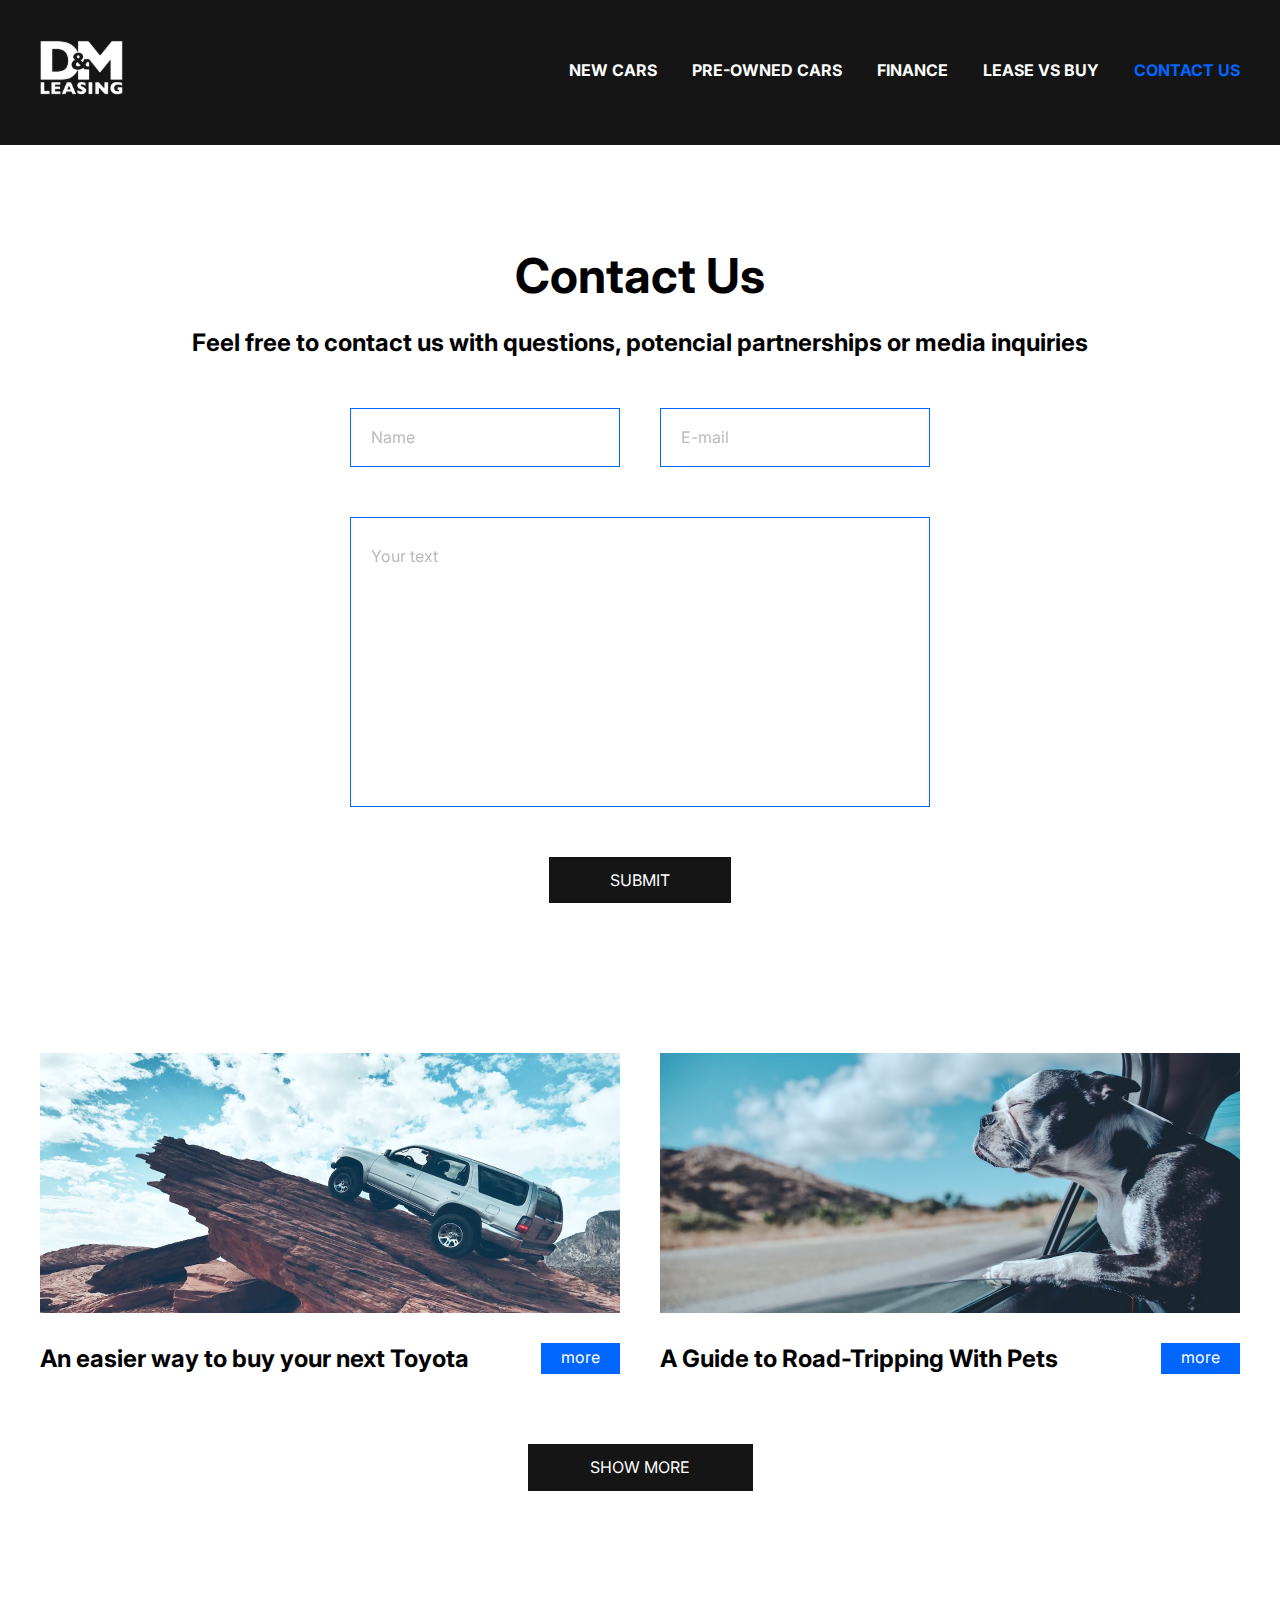
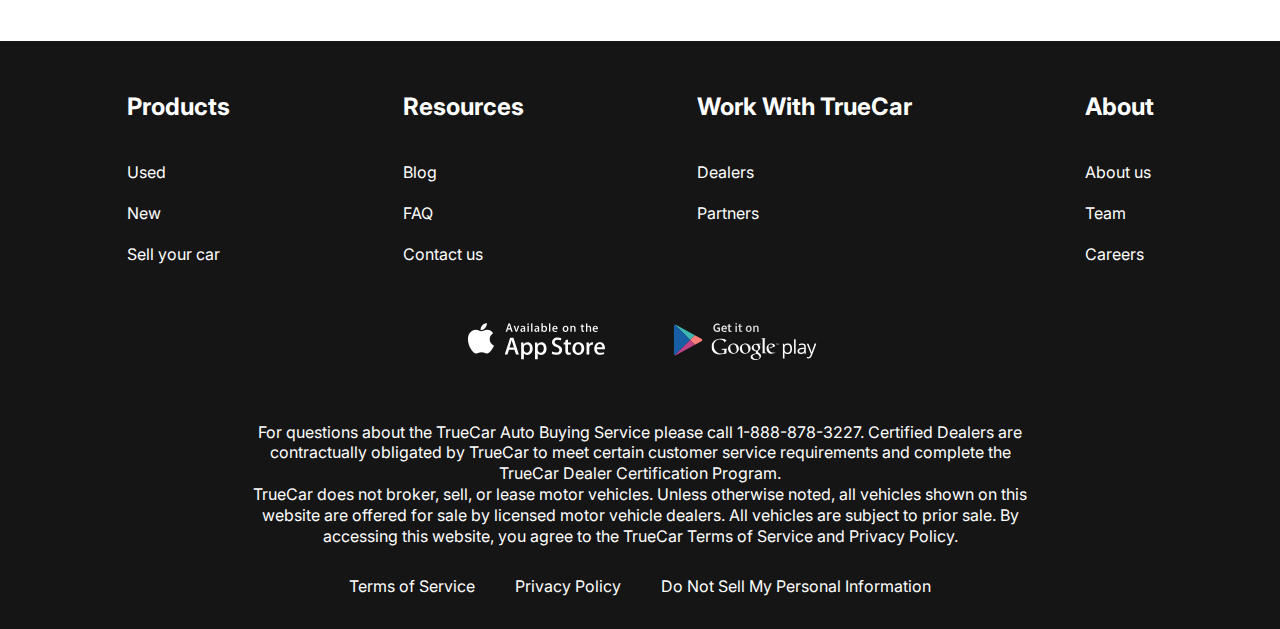
<file: contacts.html>
<!DOCTYPE html>
<html lang="en">
<head>
  <meta charset="UTF-8">
  <meta http-equiv="X-UA-Compatible" content="IE=edge">
  <meta name="viewport" content="width=device-width, initial-scale=1.0">
  <title>Lease Car</title>
  <link rel="preconnect" href="https://fonts.googleapis.com">
<link rel="preconnect" href="https://fonts.gstatic.com" crossorigin>
<link href="https://fonts.googleapis.com/css2?family=Inter:wght@400;700&display=swap" rel="stylesheet">
  <link rel="stylesheet" href="./css/styles.css">
</head>
<body>

  <div class="wrapper">

    <header class="header">
      <div class="container">
        <div class="header__inner">
          <a href="./index.html" class="logo">
            <img src="./images/logo.svg" alt="" class="logo__img">
          </a>
          <nav class="menu">
            <button class="menu__btn">
              <span></span>
              <span></span>
              <span></span>
            </button>
            <ul class="menu__list">
              <li class="menu__list-item"><a href="./new-cars.html" class="menu__list-link">NEW CARS</a></li>
              <li class="menu__list-item"><a href="#" class="menu__list-link">PRE-OWNED CARS</a></li>
              <li class="menu__list-item"><a href="#" class="menu__list-link">FINANCE</a></li>
              <li class="menu__list-item"><a href="#" class="menu__list-link">LEASE VS BUY</a></li>
              <li class="menu__list-item"><a href="./contacts.html" class="menu__list-link menu__list-link--active">CONTACT US</a></li>
            </ul>
          </nav>
        </div>
      </div>
    </header>

    <main class="main">
      <section class="contacts">
        <div class="container">
          <h2 class="section-title contacts__title">
            Contact Us
          </h2>
          <p class="contacts__text">
            Feel free to contact us with questions, potencial partnerships or media inquiries
          </p>
          <form action="#" class="form">
            <input type="text" class="form__input" placeholder="Name">
            <input type="email" class="form__input" placeholder="E-mail">
            <textarea class="form__textarea" placeholder="Your text"></textarea>
            <button class="form__btn" type="submit">SUBMIT</button>
          </form>
        </div>
      </section>

      <section class="blog">
        <div class="container">
          <ul class="blog__art">
            <li class="blog__item">
              <img class="blog__item-img" src="./images/articles-1.jpg" alt="">
              <h4 class="blog__item-title">An easier way to buy your next Toyota</h4>
              <a class="blog__item-link" href="">more</a>
            </li>
            <li class="blog__item">
              <img class="blog__item-img" src="./images/articles-2.jpg" alt="">
              <h4 class="blog__item-title">A Guide to Road-Tripping With Pets</h4>
              <a class="blog__item-link" href="">more</a>
            </li>
          </ul>
          <a class="showmore-link" href="">SHOW MORE</a>
        </div>
        
      </section>
    </main>

    <footer class="footer">
      <div class="container">
        <nav class="footer__menu">
          <ul class="footer__menu-list">
            <li class="footer__menu-item"><p class="footer__menu-title">Products</p></li>
            <li class="footer__menu-item"><a href="#" class="footer__menu-link">Used</a></li>
            <li class="footer__menu-item"><a href="#" class="footer__menu-link">New</a></li>
            <li class="footer__menu-item"><a href="#" class="footer__menu-link">Sell your car</a></li>
          </ul>
          <ul class="footer__menu-list">
            <li class="footer__menu-item"><p class="footer__menu-title">Resources</p></li>
            <li class="footer__menu-item"><a href="#" class="footer__menu-link">Blog</a></li>
            <li class="footer__menu-item"><a href="#" class="footer__menu-link">FAQ</a></li>
            <li class="footer__menu-item"><a href="#" class="footer__menu-link">Contact us</a></li>
          </ul>
          <ul class="footer__menu-list">
            <li class="footer__menu-item"><p class="footer__menu-title">Work With TrueCar</p></li>
            <li class="footer__menu-item"><a href="#" class="footer__menu-link">Dealers</a></li>
            <li class="footer__menu-item"><a href="#" class="footer__menu-link">Partners</a></li>
          </ul>
          <ul class="footer__menu-list">
            <li class="footer__menu-item"><p class="footer__menu-title">About</p></li>
            <li class="footer__menu-item"><a href="#" class="footer__menu-link">About us</a></li>
            <li class="footer__menu-item"><a href="#" class="footer__menu-link">Team</a></li>
            <li class="footer__menu-item"><a href="#" class="footer__menu-link">Careers</a></li>
          </ul> 
        </nav>
        <ul class="app">
          <li class="app__item">
            <a href="" class="app__item-link">
              <img class="app__item-img" src="./images/appstore.svg" alt="">
            </a>
          </li>
          <li class="app__item">
            <a href="" class="app__item-link">
              <img class="app__item-img" src="./images/googleplay.svg" alt="">
            </a>
          </li>
        </ul>
        <div class="footer__copy">
          <p class="footer__copy-text">
            For questions about the TrueCar Auto Buying Service please call 1-888-878-3227.
Certified Dealers are contractually obligated by TrueCar to meet certain customer service requirements and complete the TrueCar Dealer Certification Program.
          </p>
          <p class="footer__copy-text">
            TrueCar does not broker, sell, or lease motor vehicles. Unless otherwise noted, all vehicles shown on this website are offered for sale by licensed motor vehicle dealers. All vehicles are subject to prior sale. By accessing this website, you agree to the TrueCar Terms of Service and Privacy Policy.
          </p>
        </div>
        <nav class="copy__nav">
          <ul class="copy__nav-list">
            <li class="copy__nav-item"><a href="#" class="copy__nav-link">Terms of Service</a></li>
            <li class="copy__nav-item"><a href="#" class="copy__nav-link">Privacy Policy</a></li>
            <li class="copy__nav-item"><a href="#" class="copy__nav-link">Do Not Sell My Personal Information</a></li>
          </ul>
        </nav>
      </div>
    </footer>

  </div>
  <script src="js/main.js"></script>
</body>
</html>
</file>
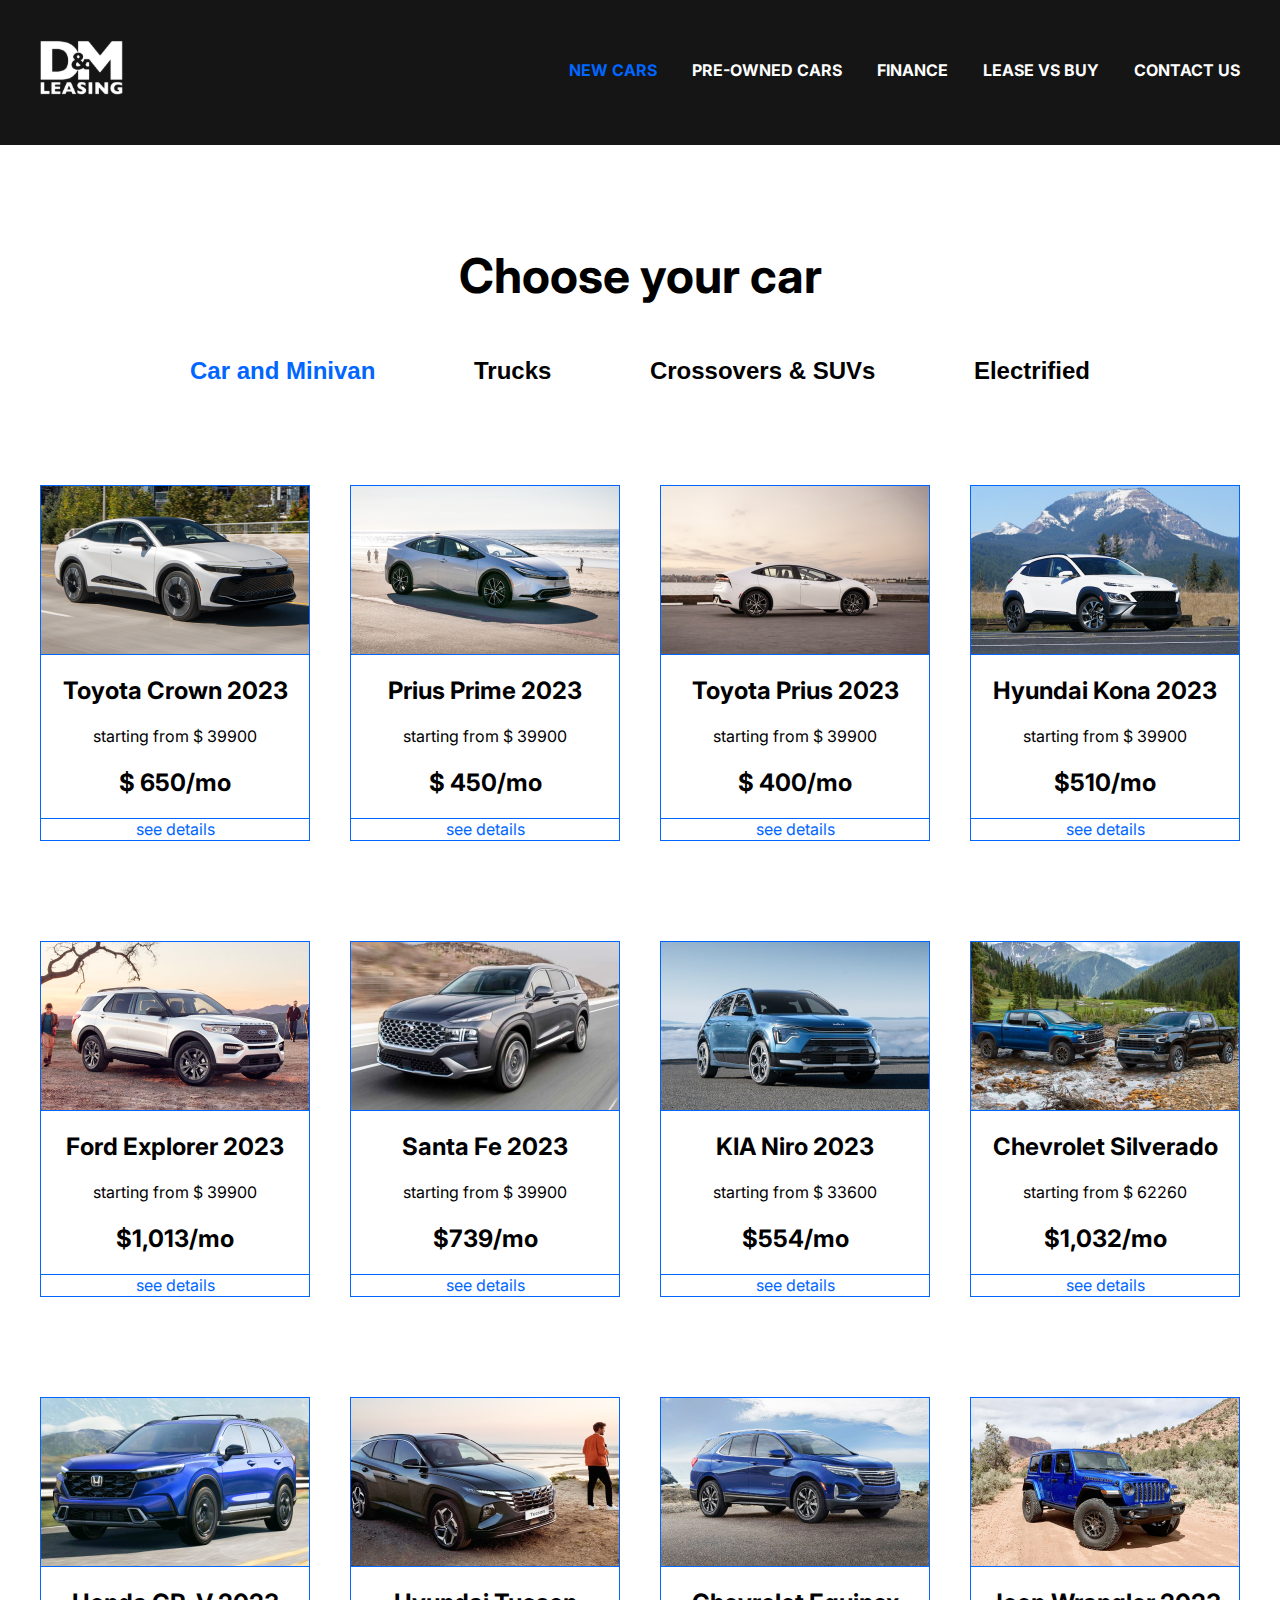
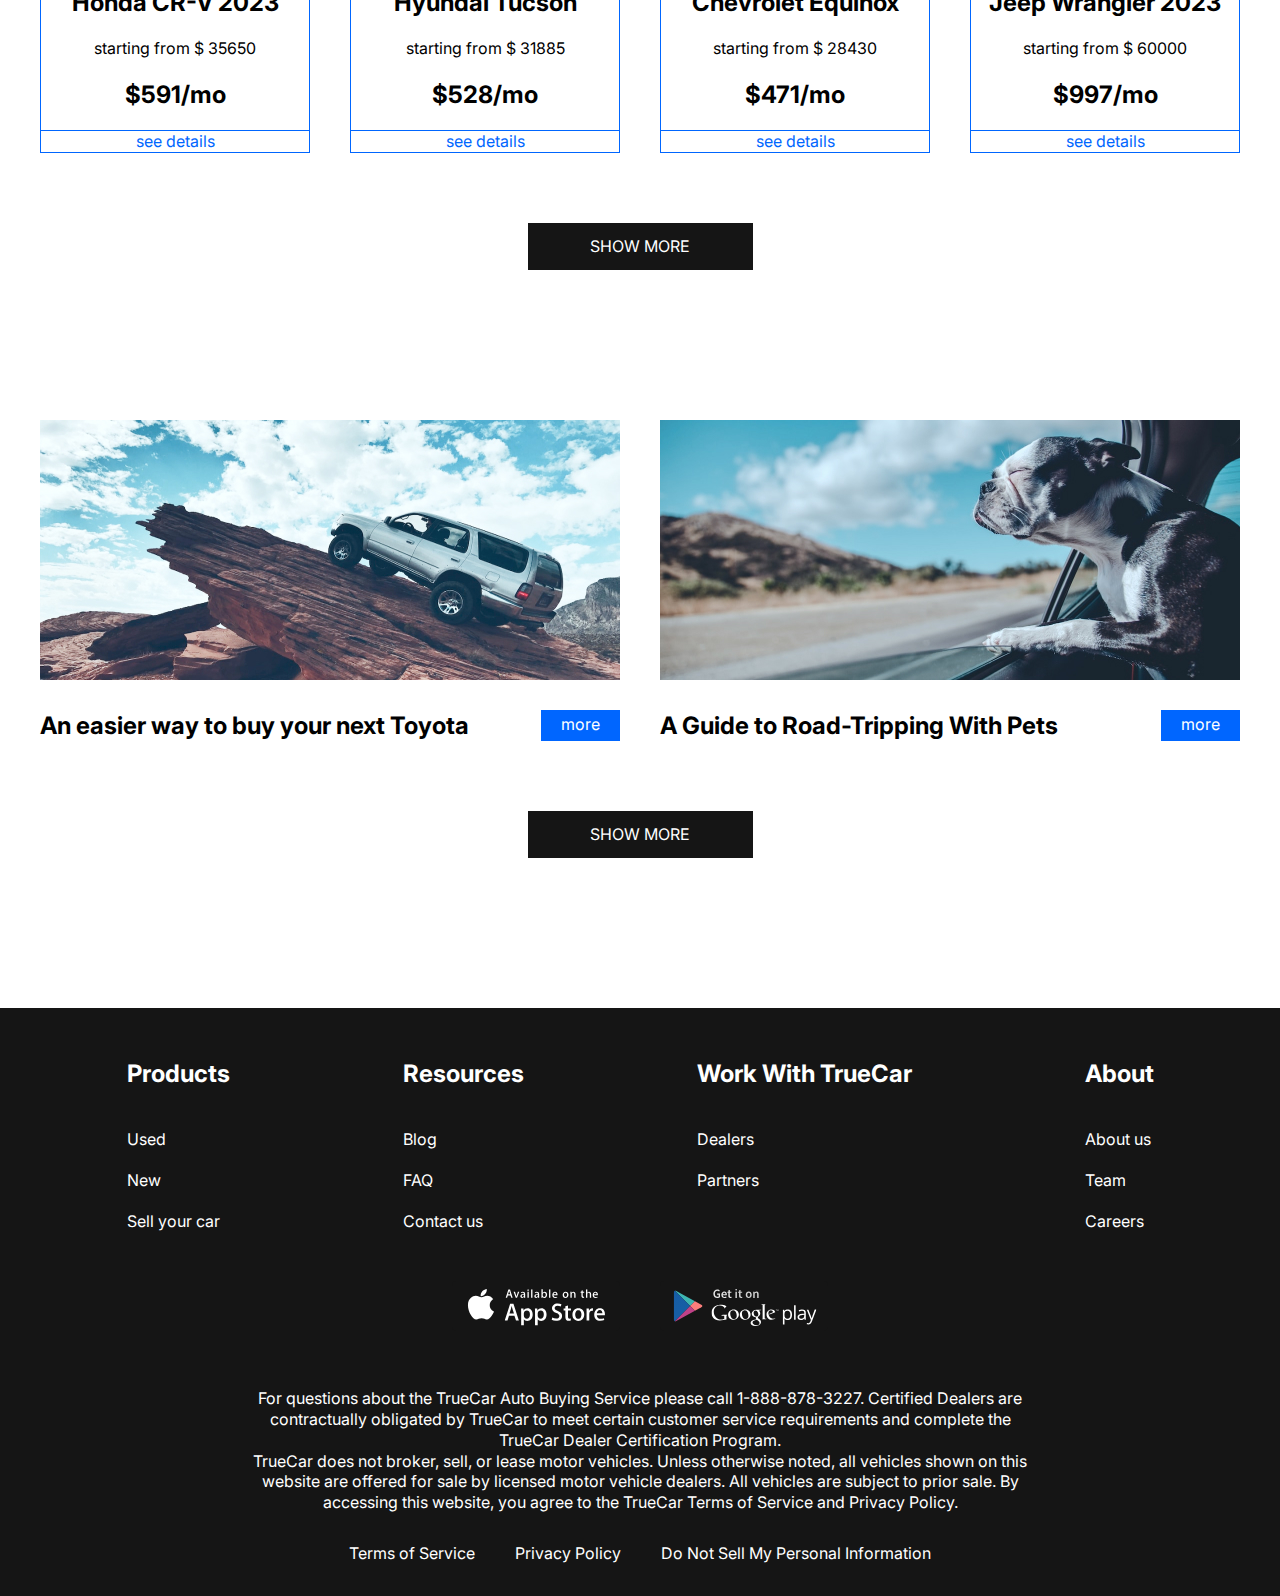
<file: new-cars.html>
<!DOCTYPE html>
<html lang="en">
<head>
  <meta charset="UTF-8">
  <meta http-equiv="X-UA-Compatible" content="IE=edge">
  <meta name="viewport" content="width=device-width, initial-scale=1.0">
  <title>Lease Car</title>
  <link rel="preconnect" href="https://fonts.googleapis.com">
<link rel="preconnect" href="https://fonts.gstatic.com" crossorigin>
<link href="https://fonts.googleapis.com/css2?family=Inter:wght@400;700&display=swap" rel="stylesheet">
  <link rel="stylesheet" href="./css/styles.css">
</head>
<body>

  <div class="wrapper">

    <header class="header">
      <div class="container">
        <div class="header__inner">
          <a href="./index.html" class="logo">
            <img src="./images/logo.svg" alt="" class="logo__img">
          </a>
          <nav class="menu">
            <button class="menu__btn">
              <span></span>
              <span></span>
              <span></span>
            </button>
            <ul class="menu__list">
              <li class="menu__list-item "><a href="./new-cars.html" class="menu__list-link menu__list-link--active">NEW CARS</a></li>
              <li class="menu__list-item"><a href="#" class="menu__list-link">PRE-OWNED CARS</a></li>
              <li class="menu__list-item"><a href="#" class="menu__list-link">FINANCE</a></li>
              <li class="menu__list-item"><a href="#" class="menu__list-link">LEASE VS BUY</a></li>
              <li class="menu__list-item"><a href="./contacts.html" class="menu__list-link">CONTACT US</a></li>
            </ul>
          </nav>
        </div>
      </div>
    </header>

    <main class="main">
      <section class="choose">
        <div class="container">
          <h2 class="section-title">Choose your car</h2>

          <div class="tabs">
            <ul class="tabs__btn">
              <li>
                <button class="tabs__btn-item tabs__btn-item--active" data-button="content-1">Car and Minivan</button>
              </li>
              <li>
                <button class="tabs__btn-item" data-button="content-2">Trucks</button>
              </li>
              <li>
                <button class="tabs__btn-item" data-button="content-3">Crossovers & SUVs</button>
              </li>
              <li>
                <button class="tabs__btn-item" data-button="content-4">Electrified</button>
              </li>
            </ul>
          </div>

          <div class="tabs__content">
            <div class="tabs__content-item tabs__content-item--active" id="content-1">
              <div class="card">
                <img src="./images/card-1.jpg" alt="" class="card__img">
                <div class="card__content">
                  <h4 class="card__title">Toyota Crown 2023</h4>
                  <p class="card__text">starting from $ 39900</p>
                  <p class="card__price">$ 650/mo</p>
                </div>
                <a href="" class="card__link">see details</a>
              </div>
              <div class="card">
                <img src="./images/card-2.jpg" alt="" class="card__img">
                <div class="card__content">
                  <h4 class="card__title">Prius Prime 2023</h4>
                  <p class="card__text">starting from $ 39900</p>
                  <p class="card__price"> $ 450/mo</p>
                </div>
                <a href="" class="card__link">see details</a>
              </div>
              <div class="card">
                <img src="./images/card-3.jpg" alt="" class="card__img">
                <div class="card__content">
                  <h4 class="card__title">Toyota Prius 2023</h4>
                  <p class="card__text">starting from $ 39900</p>
                  <p class="card__price"> $ 400/mo</p>
                </div>
                <a href="" class="card__link">see details</a>
              </div>
              <div class="card">
                <img src="./images/card-4.jpg" alt="" class="card__img">
                <div class="card__content">
                  <h4 class="card__title">Hyundai Kona 2023</h4>
                  <p class="card__text">starting from $ 39900</p>
                  <p class="card__price">$510/mo</p>
                </div>
                <a href="" class="card__link">see details</a>
              </div>
              <div class="card">
                <img src="./images/card-5.jpg" alt="" class="card__img">
                <div class="card__content">
                  <h4 class="card__title">Ford Explorer 2023</h4>
                  <p class="card__text">starting from $ 39900</p>
                  <p class="card__price">$1,013/mo</p>
                </div>
                <a href="" class="card__link">see details</a>
              </div>
              <div class="card">
                <img src="./images/card-6.jpg" alt="" class="card__img">
                <div class="card__content">
                  <h4 class="card__title">Santa  Fe 2023</h4>
                  <p class="card__text">starting from $ 39900</p>
                  <p class="card__price">$739/mo</p>
                </div>
                <a href="" class="card__link">see details</a>
              </div>
              <div class="card">
                <img src="./images/card-7.jpg" alt="" class="card__img">
                <div class="card__content">
                  <h4 class="card__title">KIA Niro 2023</h4>
                  <p class="card__text">starting from $ 33600</p>
                  <p class="card__price">$554/mo</p>
                </div>
                <a href="" class="card__link">see details</a>
              </div>
              <div class="card">
                <img src="./images/card-8.jpg" alt="" class="card__img">
                <div class="card__content">
                  <h4 class="card__title">Chevrolet Silverado</h4>
                  <p class="card__text">starting from $ 62260</p>
                  <p class="card__price">$1,032/mo</p>
                </div>
                <a href="" class="card__link">see details</a>
              </div>
              <div class="card">
                <img src="./images/card-9.jpg" alt="" class="card__img">
                <div class="card__content">
                  <h4 class="card__title">Honda CR-V 2023</h4>
                  <p class="card__text">starting from $ 35650</p>
                  <p class="card__price">$591/mo</p>
                </div>
                <a href="" class="card__link">see details</a>
              </div>
              <div class="card">
                <img src="./images/card-10.jpg" alt="" class="card__img">
                <div class="card__content">
                  <h4 class="card__title">Hyundai Tucson</h4>
                  <p class="card__text">starting from $ 31885</p>
                  <p class="card__price">$528/mo</p>
                </div>
                <a href="" class="card__link">see details</a>
              </div>
              <div class="card">
                <img src="./images/card-11.jpg" alt="" class="card__img">
                <div class="card__content">
                  <h4 class="card__title">Chevrolet Equinox </h4>
                  <p class="card__text">starting from $ 28430</p>
                  <p class="card__price">$471/mo</p>
                </div>
                <a href="" class="card__link">see details</a>
              </div>
              <div class="card">
                <img src="./images/card-12.jpg" alt="" class="card__img">
                <div class="card__content">
                  <h4 class="card__title">Jeep Wrangler 2023</h4>
                  <p class="card__text">starting from $ 60000</p>
                  <p class="card__price">$997/mo</p>
                </div>
                <a href="" class="card__link">see details</a>
              </div>
            </div>
            <div class="tabs__content-item" id="content-2">
              <div class="card">
                <img src="./images/card-1.jpg" alt="" class="card__img">
                <div class="card__content">
                  <h4 class="card__title">Toyota Crown 2023</h4>
                  <p class="card__text">starting from $ 39900</p>
                  <p class="card__price">$ 650/mo</p>
                </div>
                <a href="" class="card__link">see details</a>
              </div>
              <div class="card">
                <img src="./images/card-2.jpg" alt="" class="card__img">
                <div class="card__content">
                  <h4 class="card__title">Prius Prime 2023</h4>
                  <p class="card__text">starting from $ 39900</p>
                  <p class="card__price"> $ 450/mo</p>
                </div>
                <a href="" class="card__link">see details</a>
              </div>
              <div class="card">
                <img src="./images/card-3.jpg" alt="" class="card__img">
                <div class="card__content">
                  <h4 class="card__title">Toyota Prius 2023</h4>
                  <p class="card__text">starting from $ 39900</p>
                  <p class="card__price"> $ 400/mo</p>
                </div>
                <a href="" class="card__link">see details</a>
              </div>
              <div class="card">
                <img src="./images/card-4.jpg" alt="" class="card__img">
                <div class="card__content">
                  <h4 class="card__title">Hyundai Kona 2023</h4>
                  <p class="card__text">starting from $ 39900</p>
                  <p class="card__price">$510/mo</p>
                </div>
                <a href="" class="card__link">see details</a>
              </div>
            </div>
            <div class="tabs__content-item" id="content-3">
              <div class="card">
                <img src="./images/card-1.jpg" alt="" class="card__img">
                <div class="card__content">
                  <h4 class="card__title">Toyota Crown 2023</h4>
                  <p class="card__text">starting from $ 39900</p>
                  <p class="card__price">$ 650/mo</p>
                </div>
                <a href="" class="card__link">see details</a>
              </div>
              <div class="card">
                <img src="./images/card-2.jpg" alt="" class="card__img">
                <div class="card__content">
                  <h4 class="card__title">Prius Prime 2023</h4>
                  <p class="card__text">starting from $ 39900</p>
                  <p class="card__price"> $ 450/mo</p>
                </div>
                <a href="" class="card__link">see details</a>
              </div>
              <div class="card">
                <img src="./images/card-3.jpg" alt="" class="card__img">
                <div class="card__content">
                  <h4 class="card__title">Toyota Prius 2023</h4>
                  <p class="card__text">starting from $ 39900</p>
                  <p class="card__price"> $ 400/mo</p>
                </div>
                <a href="" class="card__link">see details</a>
              </div>
              <div class="card">
                <img src="./images/card-4.jpg" alt="" class="card__img">
                <div class="card__content">
                  <h4 class="card__title">Hyundai Kona 2023</h4>
                  <p class="card__text">starting from $ 39900</p>
                  <p class="card__price">$510/mo</p>
                </div>
                <a href="" class="card__link">see details</a>
              </div>
              <div class="card">
                <img src="./images/card-1.jpg" alt="" class="card__img">
                <div class="card__content">
                  <h4 class="card__title">Toyota Crown 2023</h4>
                  <p class="card__text">starting from $ 39900</p>
                  <p class="card__price">$ 650/mo</p>
                </div>
                <a href="" class="card__link">see details</a>
              </div>
              <div class="card">
                <img src="./images/card-2.jpg" alt="" class="card__img">
                <div class="card__content">
                  <h4 class="card__title">Prius Prime 2023</h4>
                  <p class="card__text">starting from $ 39900</p>
                  <p class="card__price"> $ 450/mo</p>
                </div>
                <a href="" class="card__link">see details</a>
              </div>
              <div class="card">
                <img src="./images/card-3.jpg" alt="" class="card__img">
                <div class="card__content">
                  <h4 class="card__title">Toyota Prius 2023</h4>
                  <p class="card__text">starting from $ 39900</p>
                  <p class="card__price"> $ 400/mo</p>
                </div>
                <a href="" class="card__link">see details</a>
              </div>
              <div class="card">
                <img src="./images/card-4.jpg" alt="" class="card__img">
                <div class="card__content">
                  <h4 class="card__title">Hyundai Kona 2023</h4>
                  <p class="card__text">starting from $ 39900</p>
                  <p class="card__price">$510/mo</p>
                </div>
                <a href="" class="card__link">see details</a>
              </div>
            </div>
            <div class="tabs__content-item" id="content-4">
              <div class="card">
                <img src="./images/card-1.jpg" alt="" class="card__img">
                <div class="card__content">
                  <h4 class="card__title">Toyota Crown 2023</h4>
                  <p class="card__text">starting from $ 39900</p>
                  <p class="card__price">$ 650/mo</p>
                </div>
                <a href="" class="card__link">see details</a>
              </div>
              <div class="card">
                <img src="./images/card-2.jpg" alt="" class="card__img">
                <div class="card__content">
                  <h4 class="card__title">Prius Prime 2023</h4>
                  <p class="card__text">starting from $ 39900</p>
                  <p class="card__price"> $ 450/mo</p>
                </div>
                <a href="" class="card__link">see details</a>
              </div>
              <div class="card">
                <img src="./images/card-3.jpg" alt="" class="card__img">
                <div class="card__content">
                  <h4 class="card__title">Toyota Prius 2023</h4>
                  <p class="card__text">starting from $ 39900</p>
                  <p class="card__price"> $ 400/mo</p>
                </div>
                <a href="" class="card__link">see details</a>
              </div>
              <div class="card">
                <img src="./images/card-4.jpg" alt="" class="card__img">
                <div class="card__content">
                  <h4 class="card__title">Hyundai Kona 2023</h4>
                  <p class="card__text">starting from $ 39900</p>
                  <p class="card__price">$510/mo</p>
                </div>
                <a href="" class="card__link">see details</a>
              </div>
            </div>
          </div>

          <a class="showmore-link" href="">SHOW MORE</a>
        </div>
      </section>
      <section class="blog">
        <div class="container">
          <ul class="blog__art">
            <li class="blog__item">
              <img class="blog__item-img" src="./images/articles-1.jpg" alt="">
              <h4 class="blog__item-title">An easier way to buy your next Toyota</h4>
              <a class="blog__item-link" href="">more</a>
            </li>
            <li class="blog__item">
              <img class="blog__item-img" src="./images/articles-2.jpg" alt="">
              <h4 class="blog__item-title">A Guide to Road-Tripping With Pets</h4>
              <a class="blog__item-link" href="">more</a>
            </li>
          </ul>
          <a class="showmore-link" href="">SHOW MORE</a>
        </div>
        
      </section>
    </main>

    <footer class="footer">
      <div class="container">
        <nav class="footer__menu">
          <ul class="footer__menu-list">
            <li class="footer__menu-item"><p class="footer__menu-title">Products</p></li>
            <li class="footer__menu-item"><a href="#" class="footer__menu-link">Used</a></li>
            <li class="footer__menu-item"><a href="#" class="footer__menu-link">New</a></li>
            <li class="footer__menu-item"><a href="#" class="footer__menu-link">Sell your car</a></li>
          </ul>
          <ul class="footer__menu-list">
            <li class="footer__menu-item"><p class="footer__menu-title">Resources</p></li>
            <li class="footer__menu-item"><a href="#" class="footer__menu-link">Blog</a></li>
            <li class="footer__menu-item"><a href="#" class="footer__menu-link">FAQ</a></li>
            <li class="footer__menu-item"><a href="#" class="footer__menu-link">Contact us</a></li>
          </ul>
          <ul class="footer__menu-list">
            <li class="footer__menu-item"><p class="footer__menu-title">Work With TrueCar</p></li>
            <li class="footer__menu-item"><a href="#" class="footer__menu-link">Dealers</a></li>
            <li class="footer__menu-item"><a href="#" class="footer__menu-link">Partners</a></li>
          </ul>
          <ul class="footer__menu-list">
            <li class="footer__menu-item"><p class="footer__menu-title">About</p></li>
            <li class="footer__menu-item"><a href="#" class="footer__menu-link">About us</a></li>
            <li class="footer__menu-item"><a href="#" class="footer__menu-link">Team</a></li>
            <li class="footer__menu-item"><a href="#" class="footer__menu-link">Careers</a></li>
          </ul> 
        </nav>
        <ul class="app">
          <li class="app__item">
            <a href="" class="app__item-link">
              <img class="app__item-img" src="./images/appstore.svg" alt="">
            </a>
          </li>
          <li class="app__item">
            <a href="" class="app__item-link">
              <img class="app__item-img" src="./images/googleplay.svg" alt="">
            </a>
          </li>
        </ul>
        <div class="footer__copy">
          <p class="footer__copy-text">
            For questions about the TrueCar Auto Buying Service please call 1-888-878-3227.
Certified Dealers are contractually obligated by TrueCar to meet certain customer service requirements and complete the TrueCar Dealer Certification Program.
          </p>
          <p class="footer__copy-text">
            TrueCar does not broker, sell, or lease motor vehicles. Unless otherwise noted, all vehicles shown on this website are offered for sale by licensed motor vehicle dealers. All vehicles are subject to prior sale. By accessing this website, you agree to the TrueCar Terms of Service and Privacy Policy.
          </p>
        </div>
        <nav class="copy__nav">
          <ul class="copy__nav-list">
            <li class="copy__nav-item"><a href="#" class="copy__nav-link">Terms of Service</a></li>
            <li class="copy__nav-item"><a href="#" class="copy__nav-link">Privacy Policy</a></li>
            <li class="copy__nav-item"><a href="#" class="copy__nav-link">Do Not Sell My Personal Information</a></li>
          </ul>
        </nav>
      </div>
    </footer>

  </div>
  <script src="js/main.js"></script>
</body>
</html>
</file>
<file: css/styles.css>
html{
   box-sizing: border-box;
}

*, *::after, *::before {
   box-sizing: inherit;
   margin: 0;
   padding: 0;
}

html,
body{
   height: 100%;
}

ul{
   list-style: none;
}

a{
   text-decoration: none;
   color: inherit;
}

.wrapper{
   max-height: 100%;
   display: flex;
   flex-direction: column;
}

.container{
   max-width: 1220px;
   margin: 0 auto;
   padding: 0 10px;
}

body{
   font-family: 'Inter', sans-serif;
   font-size: 16px;
   font-weight: 400;
   line-height: 1.3;
}

.section-title{
   margin-bottom: 50px;
   font-size: 48px;
   font-weight: 700;
   text-align: center;
}

.header{
   background-color: #151515;
}
.header-main{
border-color: transparent;
position: absolute;
z-index: 10;
left: 0;
right: 0;
}

.header__inner{
   padding-top: 40px;
   padding-bottom: 45px;
   display: flex;
   justify-content: space-between;
   align-items: center;
}

.menu__list{
   display: flex;
   gap: 35px;
}

.menu__list-link{
   color: #fff;
   text-transform: uppercase;
   font-weight: 700;
}

.menu__list-link--active{
   color: #0066ff;
}
.footer{
   background-color: #151515;
   padding: 50px 0 32px;
   color: #fff;
}

.footer__menu{
   display: flex;
   justify-content: space-around;
   margin-bottom: 50px;
}

.footer__menu-list{
   max-width: 250px;
}

.footer__menu-title{
font-size: 24px;
font-weight: 700;
padding-bottom: 20px;
}

.footer__menu-item + .footer__menu-item{
padding-top: 20px;
}

.app{
   display: flex;
   justify-content: center;
   gap: 40px;
   margin-bottom: 52px;
}

.footer__copy{
   max-width: 800px;
   margin: 0 auto 30px;
   text-align: center;
}

.copy__nav-list{
   display: flex;
   justify-content: center;
   gap: 40px;
}

.main{
   flex-grow: 1;
}

.top{
color: #fff;
text-align: center;
padding-top: 250px;
padding-bottom: 50px;
position: absolute;
z-index: 5;
left: 0;
right: 0;
}

.title{
   padding-bottom: 40px;
   font-size: 96px;
   font-weight: 700;
}

.top__link{
   background-color: #151515;
   padding: 23px;
   max-width: 430px;
   width: 100%;
   display: inline-block;
   text-transform: uppercase;
   font-size: 36px;
   font-weight: 700;
}

.swiper-slide{
   background-repeat: no-repeat;
   background-size: cover;
   background-position: center;
   height: 100vh;
}

.swiper::after{
   content: '';
   background: rgba(21,21,21,.4);
   position: absolute;
   z-index: 5;
   top: 0;
   right: 0;
   bottom: 0;
   left: 0;
}

.swiper-pagination-bullet{
   width: 120px;
   height: 3px;
   background-color: #151515;
   border-radius: 0;
   opacity: 1;
}

.swiper-pagination-horizontal.swiper-pagination-bullets .swiper-pagination-bullet{
   margin: 0 15px;
}

.swiper-pagination-bullets.swiper-pagination-horizontal{
   bottom: 50px;
}

.swiper-pagination-bullet-active{
   height: 6px;
   background-color: #fff;
}

.why-lease{
   padding: 150px 0;
}

.why-lease__list{
   display: grid;
   grid-template-columns: repeat(4, 1fr);
   gap: 40px;
   text-align: center;
}

.why-lease__item-img{
   margin-bottom: 30px;
}

.why-lease__item-title{
   margin-bottom: 30px;
   font-size: 24px;
   font-weight: 700;
}

.why-lease__item-text{
   text-align: left;
}

.how-does{
   padding-bottom: 150px;
}

.how-does__inner{
   max-width: 600px;
   margin: 0 auto;
}

.how-does-title{
   font-size: 24px;
   font-weight: 700;
   padding-top: 50px;
}

.how-does__list{
   padding: 50px 0 70px;
   counter-reset: myCounter;
}

.how-does__list-item{
   list-style-type: none;
   width: 270px;
   position: relative;
   margin-left: auto;
   box-sizing: content-box;
   padding: 19px 0 19px 240px;
   min-height: 63px;
}

.how-does__list-item+.how-does__list-item{
   margin-top: 40px;
}

.how-does__list-item::before{
   counter-increment: myCounter;
   content: counter(myCounter);
   display: flex;
   background-color: #0066ff;
   font-size: 48px;
   font-weight: 700;
   width: 100px;
   height: 100px;
   justify-content: center;
   align-items: center;
   border-radius: 50%;
   color: #fff;
   position: absolute;
   left: 0;
   top: 0;
}

.video{
   padding-bottom: 150px;
}

.video__title{
   margin-bottom: 20px;
}

.video__text{
   font-size: 24px;
   font-weight: 700;
   color: #151515;
   margin-bottom: 50px;
   text-align: center;
}

.video__content{
   margin: 0 auto;
   display: block;
}

.important{
   margin-bottom: 150px;
   
}

.important__title{
   margin-bottom: 20px;
}

.important__text{
   max-width: 580px;
   margin: 0 auto 50px;
}

.important__list{
   display: grid;
   grid-template-columns: repeat(4, 1fr);
}

.important__item-img{
   margin-bottom: 20px;
}

.contacts{
   padding: 100px 0px 150px;
}

.contacts__title{
   margin-bottom: 20px;
}

.contacts__text{
   margin-bottom: 50px;
   font-weight: 700;
   font-size: 24px;
   text-align: center;
   padding: 0 100px;
}

.form{
   max-width: 580px;
   margin: 0 auto;
   display: flex;
   justify-content: space-between;
   flex-wrap: wrap;
}

.form__textarea{
   width: 100%;
}

.form__input{
   width: 270px;
   padding: 18px 20px;
   display: inline-block;
   border: 1px solid #0066ff;
   margin-bottom: 50px;
   font-family: 'Inter', sans-serif;
   font-size: 16px;
   font-weight: 400;
   line-height: 1.3;
   color: #000;
}
.form__input::placeholder,
.form__textarea::placeholder{
   font-family: 'Inter', sans-serif;
   font-size: 16px;
   font-weight: 400;
   line-height: 1.3;
   opacity: 0.5;
}

.form__textarea{
   width: 100%; 
   height: 290px;
   resize: none;
   padding: 28px 20px;
   font-family: 'Inter', sans-serif;
   font-size: 16px;
   font-weight: 400;
   line-height: 1.3;
   color: #000;
   border: 1px solid #0066ff;
   margin-bottom: 50px;
}

.form__btn{
   text-transform: uppercase;
   background-color: #151515;
   color: #fff;
   font-family: 'Inter', sans-serif;
   font-size: 16px;
   font-weight: 400;
   padding: 13px 61px;
   margin: 0 auto;
   cursor: pointer;
   border: none;
}

.blog{
   margin-bottom: 150px;
}

.blog__art{
   display: grid;
   grid-template-columns: repeat(2, 1fr);
   gap: 40px;
   margin-bottom: 70px;
}

.blog__item{
   max-width: 580px;
   display: flex;
   flex-wrap: wrap;
   justify-content: space-between;
}

.blog__item-img{
   margin-bottom: 30px;
   width: 100%;
}
.blog__item-title{
   flex-basis: 446px;
   font-size: 24px;
   font-weight: 700;
}

.blog__item-link{
   color: #fff;
   background-color: #0066ff;
   padding: 4px 20px;
}

.showmore-link{
   text-transform: uppercase;
   background-color: #151515;
   padding: 13px;
   color: #fff;
   width: 225px;
   margin: 0 auto;
   text-align: center;
   display: block;
}

.choose{
   padding: 100px 0 150px;
}

.tabs__btn{
   padding: 0 150px 100px;
   display: flex;
   justify-content: space-between;
   gap: 80px; 
}

.tabs__btn-item{
   font-size: 24px;
   font-weight: 700;
   cursor: pointer;
   border: none;
   background-color: transparent;
   padding: 0;
}

.tabs__btn-item--active{
   color: #0066ff;
}

.tabs__content{
   margin-bottom: 70px;
}

.tabs__content-item{
   display: none;
   grid-template-columns: repeat(4, 1fr);
   gap: 100px 40px;
}

.tabs__content-item.tabs__content-item--active{
   display: grid;
}

.card{
   text-align: center;
}

.card__content{
   padding: 0 5px;
   border: 1px solid #0066ff;
   border-top: 0;
}

.card__img{
   display: block;
   width: 100%;
}

.card__title{
   padding-top: 20px;
   font-size: 24px;
   font-weight: 700;
   margin-bottom: 20px;
}

.card__text{
   margin-bottom: 20px;
}

.card__price{
   margin-bottom: 20px;
   font-size: 24px;
   font-weight: 700;
}

.card__link{
   display: block;
   color: #0066ff;
   border: 1px solid #0066ff;
   border-top: 0;
}


.menu__btn{
   width: 30px;
   height: 20px;
   display: flex;
   flex-direction: column;
   justify-content: space-between;
   padding: 0;
   border: none;
   background-color: transparent;
   cursor: pointer;
   display: none;
}

.menu__btn span{
   height: 2px;
   background-color: #fff;
   width: 100%;
}

@media (max-width: 1180px) {
  .important__list{
   gap: 30px 20px;
  }
  .important__item-img{
   width: 100%;
  } 
  .tabs__content-item{
   grid-template-columns: repeat(3,1fr);
  }
}

@media (max-width: 1040px){
   .video__content{
      width: 100%;
   }
   .tabs__btn{
      padding: 0 50px 50px;
      gap: 20px;
   }
}
@media (max-width: 911px){
   .title{font-size: 80px;}
}
@media (max-width: 860px) {
   .menu__btn{
      display: flex;
   }
   .menu__btn,
   .logo{
      position: relative;
      z-index: 10;
   }
   .menu__list{
      position: absolute;
      background-color: #151515;
      z-index: 5;
      flex-direction: column;
      padding-top: 200px;
      height: 100vh;
      top: 0;
      left: 0;
      right: 0;
      bottom: 0;
      align-items: center;
      transform: translateY(-100%);
      transition: transform .3s ease;
   }
   .menu__list.menu__list--actve{
      transform: translateY(0%);
   }
   .important__list{
      grid-template-columns: repeat(2, 1fr);
   }
   .why-lease__list{
      grid-template-columns: repeat(2, 1fr);
      gap: 20px;
   } 
   .tabs__content-item{
      grid-template-columns: repeat(2,1fr);
     }

}
@media (max-width: 768px){
   .title{
      font-size: 70px;
   }
   .top__link{
      padding: 16px;
      max-width: 360px;
      font-size: 28px;
   }
   .swiper-pagination-bullet{
      width: 60px;
   }
   .swiper-pagination-bullet-active{
      height: 4px;
   }
   .footer__menu{
      display: grid;
      grid-template-columns: repeat(2, 1fr);
      gap: 40px;
   }
   .video__content{
      height: 400px;
   }
}
@media (max-width: 674px){
   .title{
      font-size: 59px;
   }
   .tabs__content-item{
      grid-template-columns: repeat(1,1fr);
     }
   .tabs__btn{
      font-size: 18px;
   }
   .blog__art{
      grid-template-columns: repeat(1,1fr);
   }
   .tabs__btn{
      flex-direction: column;
      align-items: center;
   }
   .contacts{
      padding: 50px 0;
   }
   .contacts__text{
      padding: 0;
   }
   .form__input{
      width: 100%;
      margin-bottom: 30px;
   }

}
@media (max-width: 574px){
   .top{
      padding-top: 175px;
   }
   .top__link{
      font-size: 24px;
      max-width: 315px;
   }
   .swiper-pagination-horizontal.swiper-pagination-bullets .swiper-pagination-bullet{
      margin: 0 10px;
   }
   .swiper-pagination-bullets.swiper-pagination-horizontal{
      bottom: 150px;
   }
   .swiper-pagination-bullets{
      width: 35px;
   }
   .why-lease {
      padding: 50px 0;
   }
   .why-lease__list {
      grid-template-columns: repeat(1, 1fr);
   }
   .section-title {
      font-size: 34px;
   }
   .how-does {
      padding-bottom: 50px;
   }
   .how-does__list {
      padding: 30px 0 40px;
   }
   .how-does__list-item{
      padding: 65px 0 19px 0;
      margin-right: auto;
   }
   .how-does__list-item::before{
      right: 0;
      margin: 0 auto;
      width: 50px;
      height: 50px;
      font-size: 32px;
   }

   .video{
      padding-bottom: 50px;
   }
   .video__content{
      height: 200px;
   }
   .important__list{
      grid-template-columns: repeat(1, 1fr);
   }
   .important__item-img{
      margin-bottom: 10px;
   }
   .app,
   .copy__nav-list{
      flex-direction: column;
      align-items: center;
      gap: 20px;
   }
   .blog__item-title{
      margin-bottom: 10px;
   }
   .blog__item-link{
      margin-left: auto;
      padding: 4px 25px;
   }
   .choose{
      padding: 50px 0;
   }
   .tabs__btn{
      flex-direction: column;
   }
   .tabs__content-item{
      gap: 40px;
   }
   .blog{
      padding-bottom: 50px;
      margin-bottom: 0px;
   }
}
</file>
